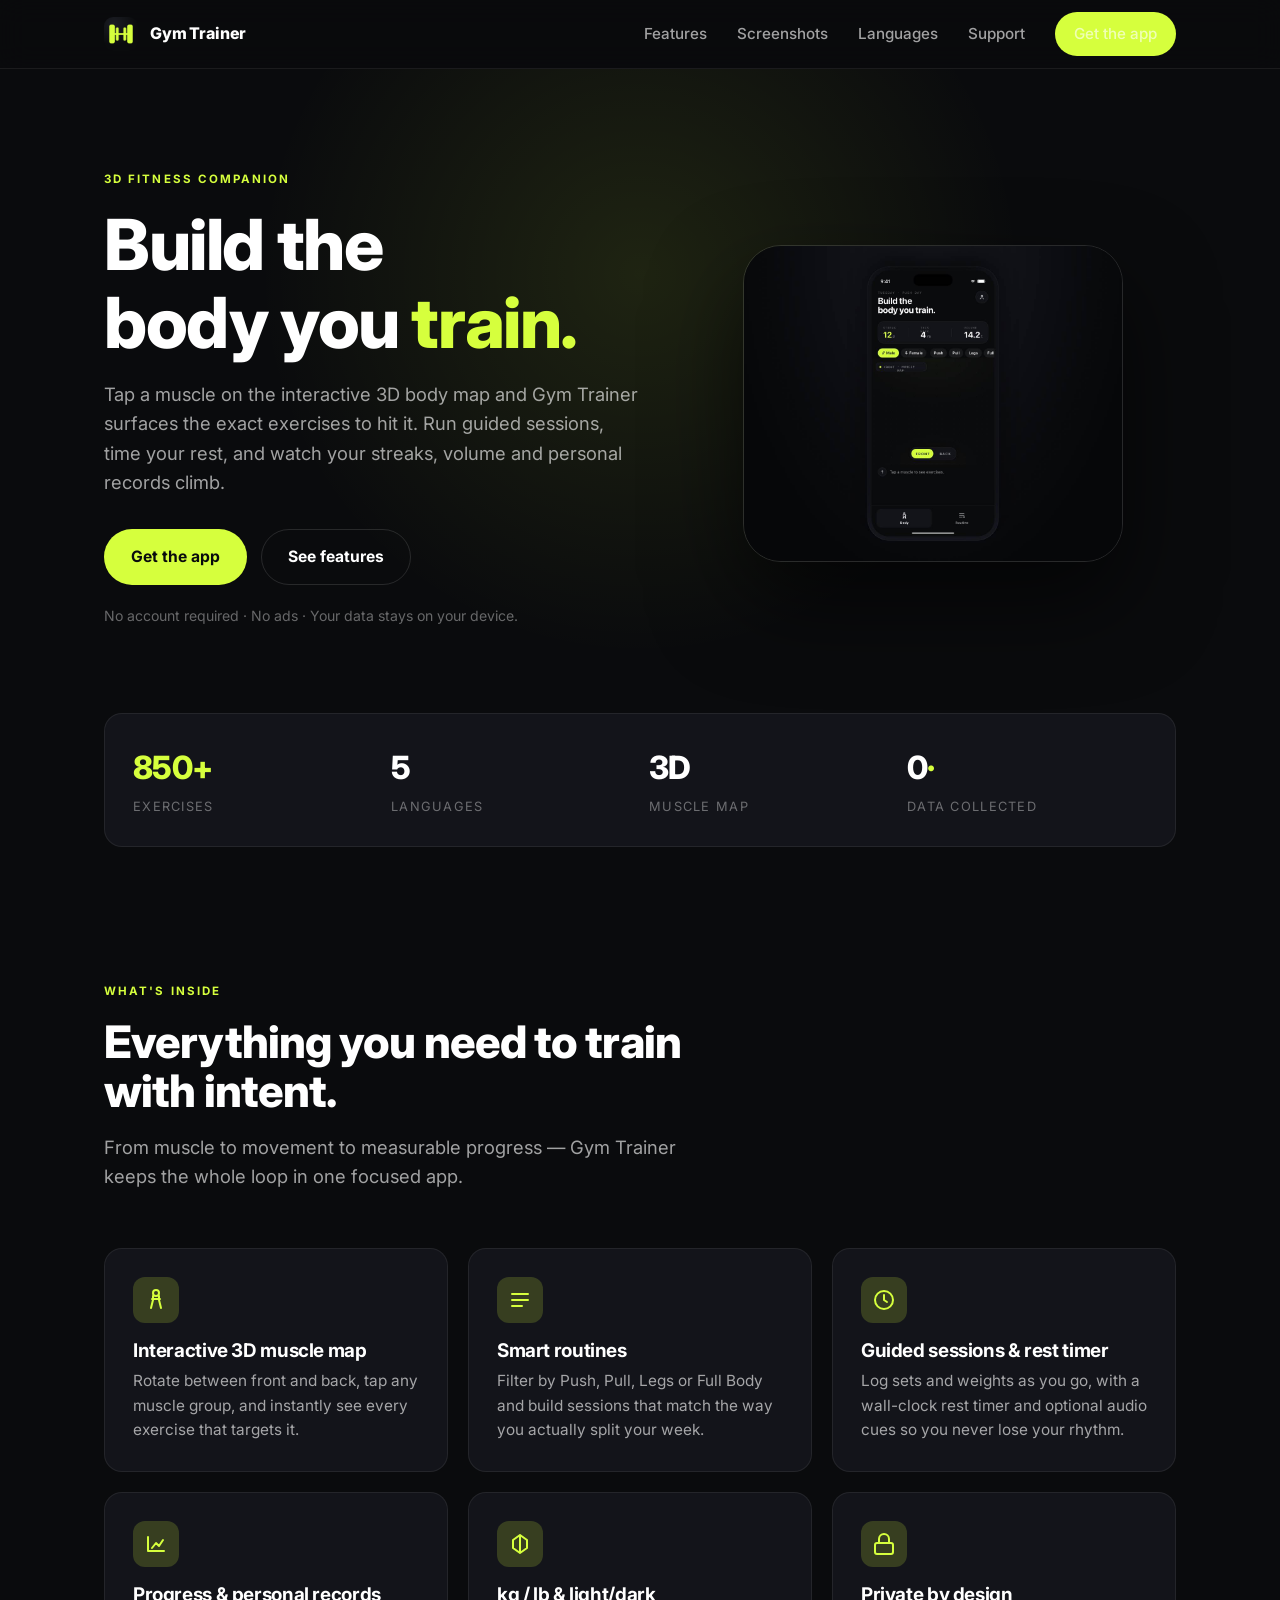
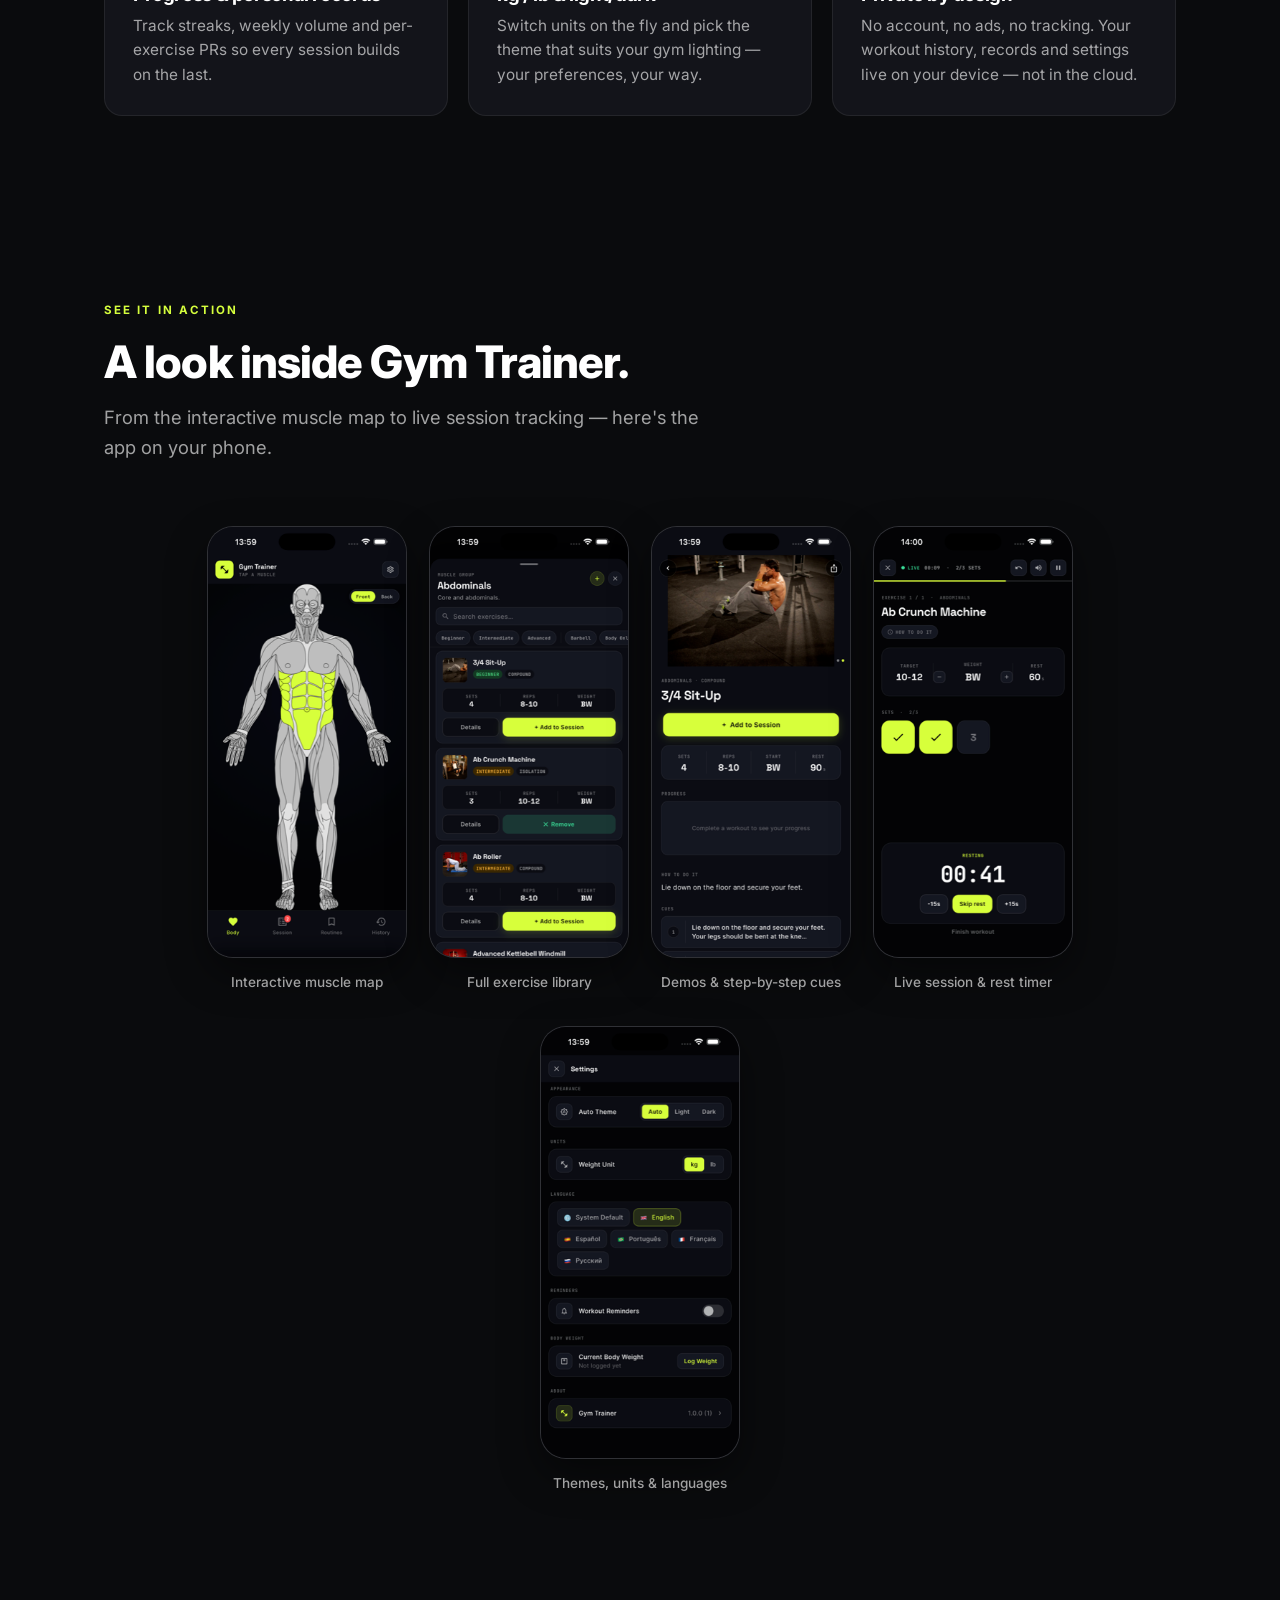
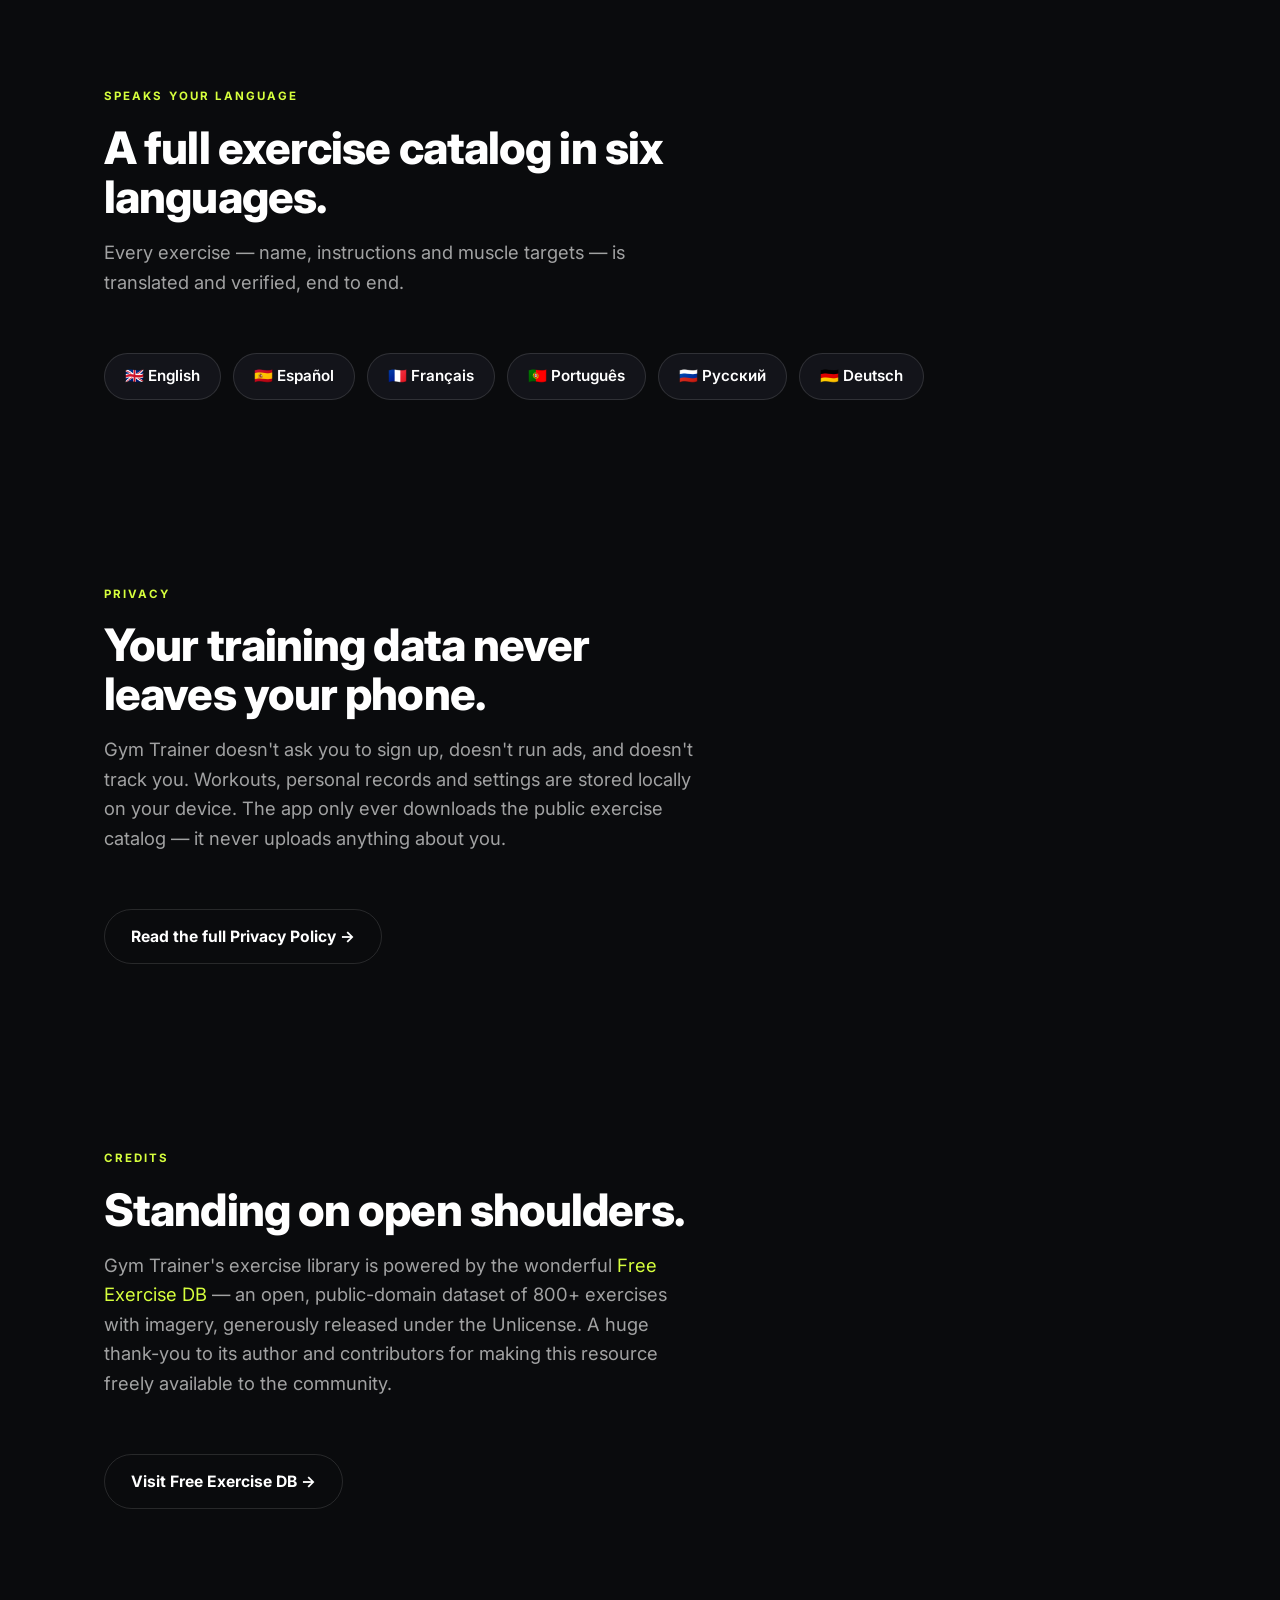
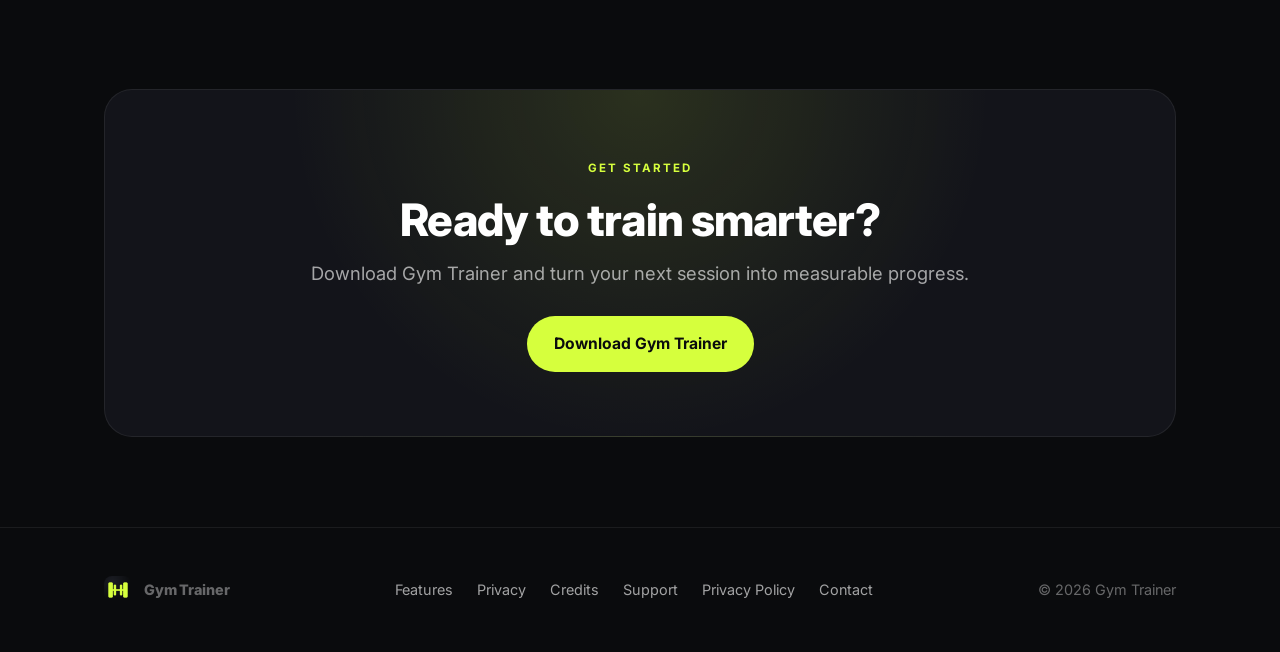
<file: index.html>
<!DOCTYPE html>
<html lang="en">
<head>
  <meta charset="UTF-8" />
  <meta name="viewport" content="width=device-width, initial-scale=1.0" />
  <title>Gym Trainer — Build the body you train</title>
  <meta name="description" content="Gym Trainer is a 3D fitness app with an interactive muscle map, smart exercise recommendations, routines, rest timers and progress tracking. Private by design — your data stays on your device." />

  <meta property="og:title" content="Gym Trainer — Build the body you train" />
  <meta property="og:description" content="Tap a muscle, get the right exercises. Track sessions, streaks and personal records — all stored locally on your device." />
  <meta property="og:type" content="website" />
  <meta property="og:image" content="img/icon.png" />

  <link rel="icon" type="image/png" href="img/icon.png" />
  <link rel="preconnect" href="https://fonts.googleapis.com" />
  <link rel="preconnect" href="https://fonts.gstatic.com" crossorigin />
  <link href="https://fonts.googleapis.com/css2?family=Inter:wght@400;500;600;700;800&display=swap" rel="stylesheet" />
  <link rel="stylesheet" href="css/style.css?v=20260606" />
</head>
<body>

  <!-- Header -->
  <header class="site-header">
    <div class="container nav">
      <a class="brand" href="#top">
        <img src="img/icon.png" alt="Gym Trainer logo" />
        <span>Gym Trainer</span>
      </a>
      <nav class="nav-links">
        <a href="#features">Features</a>
        <a href="#screenshots">Screenshots</a>
        <a href="#languages">Languages</a>
        <a href="support.html">Support</a>
        <a class="btn btn-primary nav-cta" href="#get">Get the app</a>
      </nav>
    </div>
  </header>

  <main id="top">

    <!-- Hero -->
    <section class="hero">
      <div class="container hero-grid">
        <div>
          <span class="eyebrow">3D fitness companion</span>
          <h1>Build the<br />body you <span class="accent">train.</span></h1>
          <p class="lead">
            Tap a muscle on the interactive 3D body map and Gym Trainer surfaces the
            exact exercises to hit it. Run guided sessions, time your rest, and watch
            your streaks, volume and personal records climb.
          </p>
          <div class="hero-cta">
            <a class="btn btn-primary" href="#get">Get the app</a>
            <a class="btn btn-ghost" href="#features">See features</a>
          </div>
          <p class="hero-note">No account required · No ads · Your data stays on your device.</p>
        </div>
        <div class="phone">
          <img src="img/home-dark.png" alt="Gym Trainer home screen showing the muscle map and weekly stats" />
        </div>
      </div>

      <div class="container">
        <div class="stats">
          <div class="stat">
            <div class="num"><span class="accent">850+</span></div>
            <div class="label">Exercises</div>
          </div>
          <div class="stat">
            <div class="num">5</div>
            <div class="label">Languages</div>
          </div>
          <div class="stat">
            <div class="num">3D</div>
            <div class="label">Muscle map</div>
          </div>
          <div class="stat">
            <div class="num">0<span class="accent">·</span></div>
            <div class="label">Data collected</div>
          </div>
        </div>
      </div>
    </section>

    <!-- Features -->
    <section id="features">
      <div class="container">
        <div class="section-head">
          <span class="eyebrow">What's inside</span>
          <h2>Everything you need to train with intent.</h2>
          <p class="lead">From muscle to movement to measurable progress — Gym Trainer keeps the whole loop in one focused app.</p>
        </div>

        <div class="features">
          <article class="card">
            <div class="ic"><svg viewBox="0 0 24 24" fill="none" stroke="currentColor" stroke-width="2" stroke-linecap="round" stroke-linejoin="round"><path d="M12 2a3 3 0 0 1 3 3v0a3 3 0 0 1-6 0v0a3 3 0 0 1 3-3Z"/><path d="M9 8v4l-2 8m8-12v4l2 8M8 11h8"/></svg></div>
            <h3>Interactive 3D muscle map</h3>
            <p>Rotate between front and back, tap any muscle group, and instantly see every exercise that targets it.</p>
          </article>

          <article class="card">
            <div class="ic"><svg viewBox="0 0 24 24" fill="none" stroke="currentColor" stroke-width="2" stroke-linecap="round" stroke-linejoin="round"><path d="M4 6h16M4 12h16M4 18h10"/></svg></div>
            <h3>Smart routines</h3>
            <p>Filter by Push, Pull, Legs or Full Body and build sessions that match the way you actually split your week.</p>
          </article>

          <article class="card">
            <div class="ic"><svg viewBox="0 0 24 24" fill="none" stroke="currentColor" stroke-width="2" stroke-linecap="round" stroke-linejoin="round"><circle cx="12" cy="12" r="9"/><path d="M12 7v5l3 2"/></svg></div>
            <h3>Guided sessions & rest timer</h3>
            <p>Log sets and weights as you go, with a wall-clock rest timer and optional audio cues so you never lose your rhythm.</p>
          </article>

          <article class="card">
            <div class="ic"><svg viewBox="0 0 24 24" fill="none" stroke="currentColor" stroke-width="2" stroke-linecap="round" stroke-linejoin="round"><path d="M4 19V5m0 14h16M8 16l4-5 3 3 4-6"/></svg></div>
            <h3>Progress & personal records</h3>
            <p>Track streaks, weekly volume and per-exercise PRs so every session builds on the last.</p>
          </article>

          <article class="card">
            <div class="ic"><svg viewBox="0 0 24 24" fill="none" stroke="currentColor" stroke-width="2" stroke-linecap="round" stroke-linejoin="round"><path d="M12 3v18M5 8l7-5 7 5M5 8v8l7 5 7-5V8"/></svg></div>
            <h3>kg / lb & light/dark</h3>
            <p>Switch units on the fly and pick the theme that suits your gym lighting — your preferences, your way.</p>
          </article>

          <article class="card">
            <div class="ic"><svg viewBox="0 0 24 24" fill="none" stroke="currentColor" stroke-width="2" stroke-linecap="round" stroke-linejoin="round"><rect x="3" y="11" width="18" height="11" rx="2"/><path d="M7 11V7a5 5 0 0 1 10 0v4"/></svg></div>
            <h3>Private by design</h3>
            <p>No account, no ads, no tracking. Your workout history, records and settings live on your device — not in the cloud.</p>
          </article>
        </div>
      </div>
    </section>

    <!-- Screenshots -->
    <section id="screenshots">
      <div class="container">
        <div class="section-head">
          <span class="eyebrow">See it in action</span>
          <h2>A look inside Gym Trainer.</h2>
          <p class="lead">From the interactive muscle map to live session tracking — here's the app on your phone.</p>
        </div>
        <div class="gallery">
          <figure class="shot">
            <img src="img/screens/home.png" alt="Interactive 3D muscle map" loading="lazy" />
            <figcaption>Interactive muscle map</figcaption>
          </figure>
          <figure class="shot">
            <img src="img/screens/library.png" alt="Exercise library, filterable by level, equipment and muscle" loading="lazy" />
            <figcaption>Full exercise library</figcaption>
          </figure>
          <figure class="shot">
            <img src="img/screens/detail.png" alt="Exercise detail with video demo and cues" loading="lazy" />
            <figcaption>Demos & step-by-step cues</figcaption>
          </figure>
          <figure class="shot">
            <img src="img/screens/session.png" alt="Live session tracking with a built-in rest timer" loading="lazy" />
            <figcaption>Live session & rest timer</figcaption>
          </figure>
          <figure class="shot">
            <img src="img/screens/settings.png" alt="Settings — themes, units and six languages" loading="lazy" />
            <figcaption>Themes, units & languages</figcaption>
          </figure>
        </div>
      </div>
    </section>

    <!-- Languages -->
    <section id="languages">
      <div class="container">
        <div class="section-head">
          <span class="eyebrow">Speaks your language</span>
          <h2>A full exercise catalog in six languages.</h2>
          <p class="lead">Every exercise — name, instructions and muscle targets — is translated and verified, end to end.</p>
        </div>
        <div class="langs">
          <span class="chip">🇬🇧 English</span>
          <span class="chip">🇪🇸 Español</span>
          <span class="chip">🇫🇷 Français</span>
          <span class="chip">🇵🇹 Português</span>
          <span class="chip">🇷🇺 Русский</span>
          <span class="chip">🇩🇪 Deutsch</span>
        </div>
      </div>
    </section>

    <!-- Privacy highlight -->
    <section id="privacy">
      <div class="container">
        <div class="section-head">
          <span class="eyebrow">Privacy</span>
          <h2>Your training data never leaves your phone.</h2>
          <p class="lead">
            Gym Trainer doesn't ask you to sign up, doesn't run ads, and doesn't track you.
            Workouts, personal records and settings are stored locally on your device. The app
            only ever downloads the public exercise catalog — it never uploads anything about you.
          </p>
        </div>
        <a class="btn btn-ghost" href="privacy.html">Read the full Privacy Policy →</a>
      </div>
    </section>

    <!-- Credits -->
    <section id="credits">
      <div class="container">
        <div class="section-head">
          <span class="eyebrow">Credits</span>
          <h2>Standing on open shoulders.</h2>
          <p class="lead">
            Gym Trainer's exercise library is powered by the wonderful
            <a class="accent" href="https://github.com/yuhonas/free-exercise-db" target="_blank" rel="noopener">Free Exercise DB</a>
            — an open, public-domain dataset of 800+ exercises with imagery, generously released
            under the Unlicense. A huge thank-you to its author and contributors for making this
            resource freely available to the community.
          </p>
        </div>
        <a class="btn btn-ghost" href="https://github.com/yuhonas/free-exercise-db" target="_blank" rel="noopener">Visit Free Exercise DB →</a>
      </div>
    </section>

    <!-- CTA -->
    <section id="get">
      <div class="container">
        <div class="cta-band">
          <span class="eyebrow">Get started</span>
          <h2>Ready to train smarter?</h2>
          <p class="lead" style="margin: 14px auto 0;">Download Gym Trainer and turn your next session into measurable progress.</p>
          <a class="btn btn-primary" href="#">Download Gym Trainer</a>
        </div>
      </div>
    </section>

  </main>

  <!-- Footer -->
  <footer class="site-footer">
    <div class="container footer-grid">
      <div class="brand">
        <img src="img/icon.png" alt="" style="width:28px;height:28px;border-radius:8px;" />
        <span>Gym Trainer</span>
      </div>
      <nav class="footer-links">
        <a href="#features">Features</a>
        <a href="#privacy">Privacy</a>
        <a href="#credits">Credits</a>
        <a href="support.html">Support</a>
        <a href="privacy.html">Privacy Policy</a>
        <a href="mailto:isaac.rebolledoleal@gmail.com">Contact</a>
      </nav>
      <div>© 2026 Gym Trainer</div>
    </div>
  </footer>

</body>
</html>
</file>
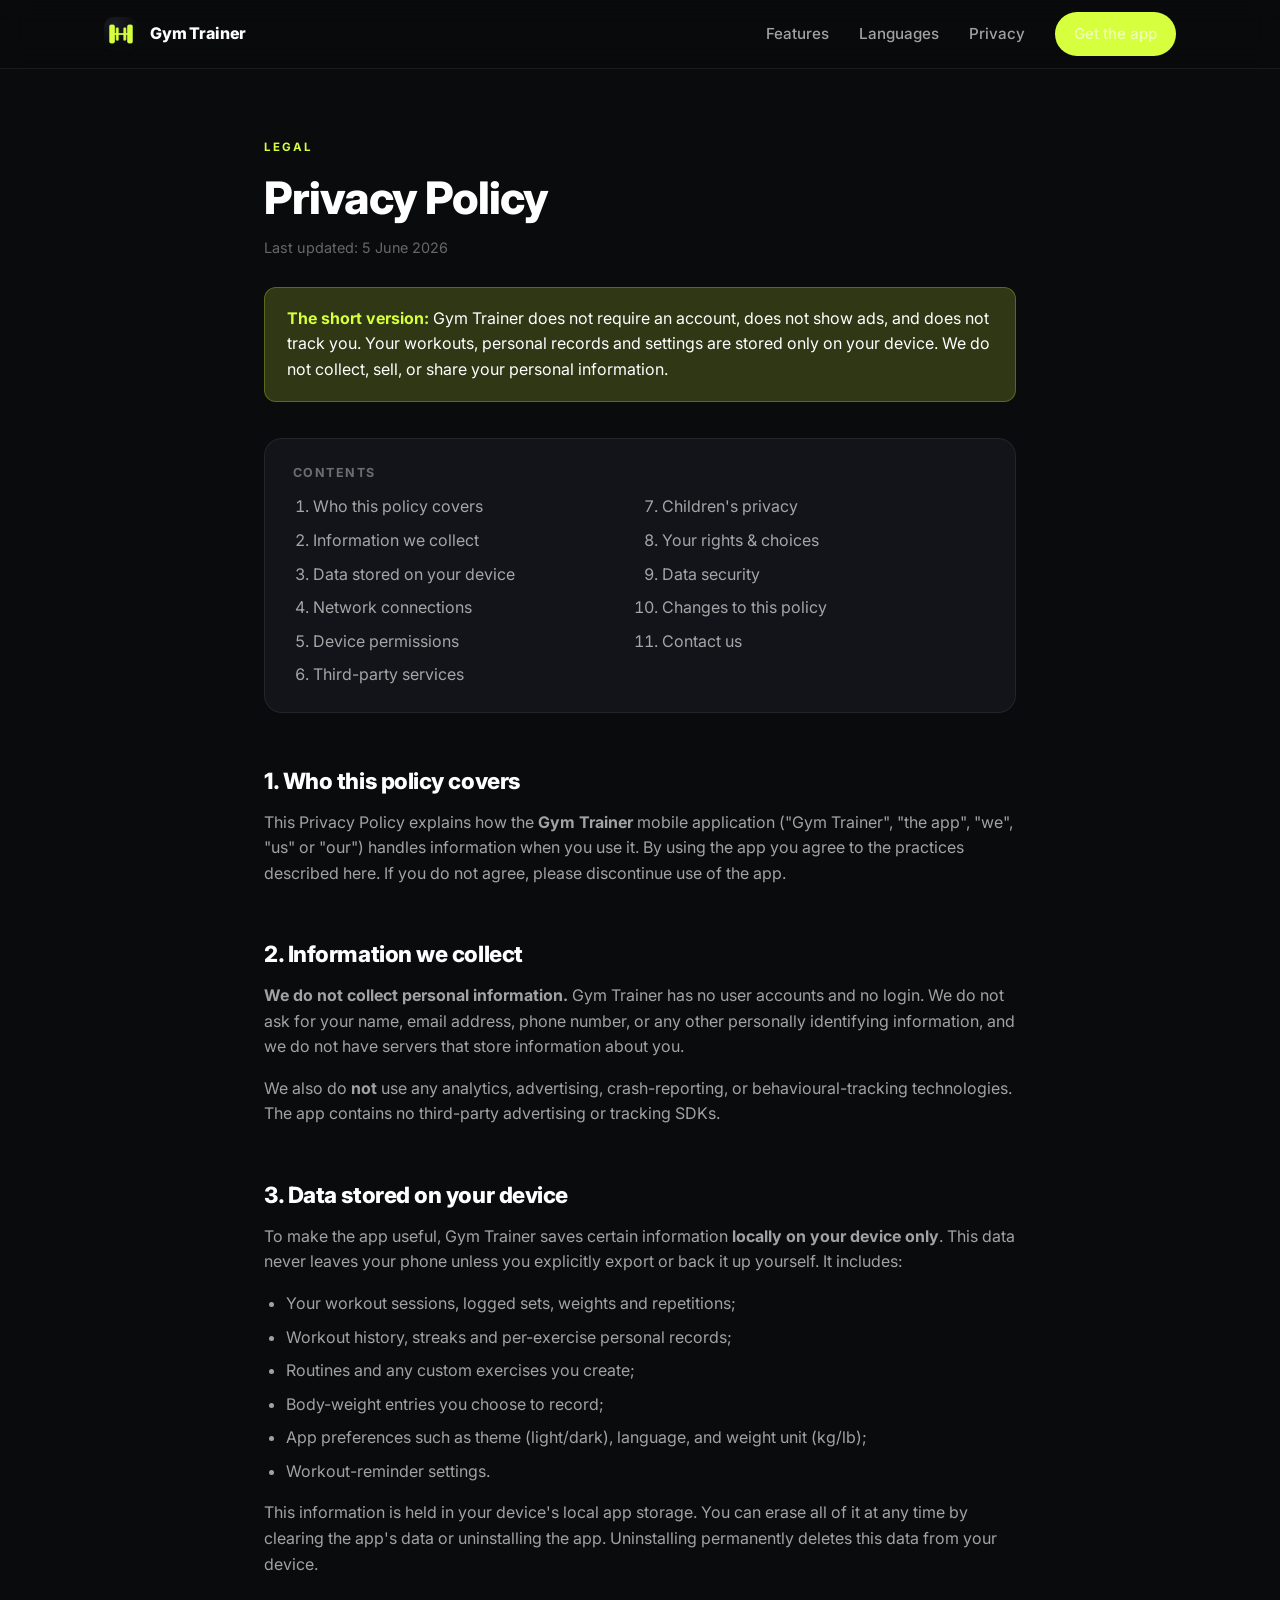
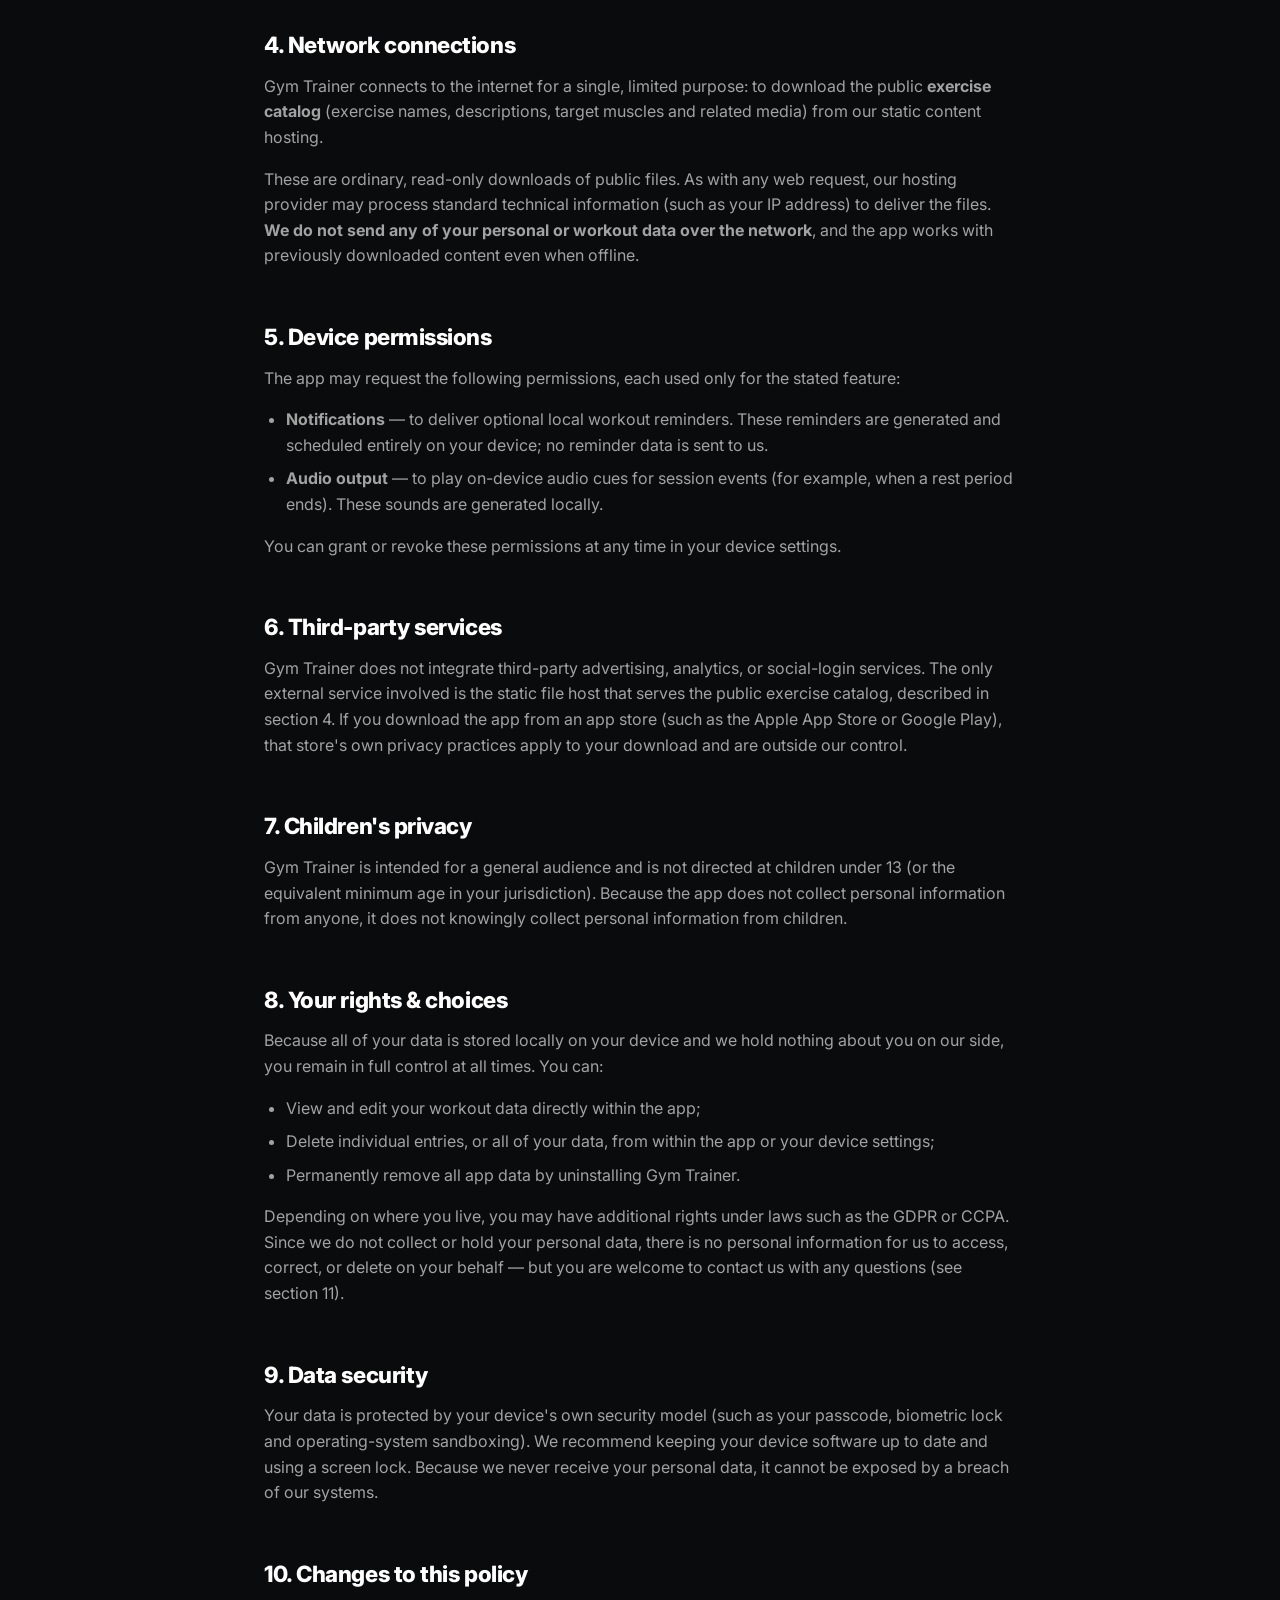
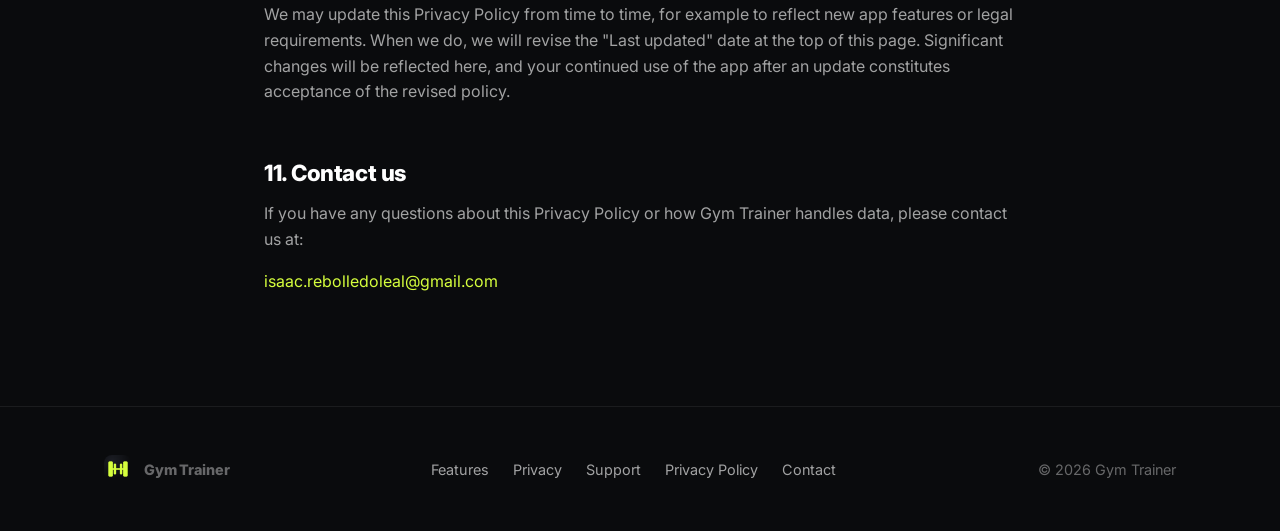
<file: privacy.html>
<!DOCTYPE html>
<html lang="en">
<head>
  <meta charset="UTF-8" />
  <meta name="viewport" content="width=device-width, initial-scale=1.0" />
  <title>Privacy Policy — Gym Trainer</title>
  <meta name="description" content="Privacy Policy for the Gym Trainer app. Gym Trainer collects no personal data — your workouts and settings stay on your device." />
  <link rel="icon" type="image/png" href="img/icon.png" />
  <link rel="preconnect" href="https://fonts.googleapis.com" />
  <link rel="preconnect" href="https://fonts.gstatic.com" crossorigin />
  <link href="https://fonts.googleapis.com/css2?family=Inter:wght@400;500;600;700;800&display=swap" rel="stylesheet" />
  <link rel="stylesheet" href="css/style.css?v=20260606" />
</head>
<body>

  <header class="site-header">
    <div class="container nav">
      <a class="brand" href="index.html">
        <img src="img/icon.png" alt="Gym Trainer logo" />
        <span>Gym Trainer</span>
      </a>
      <nav class="nav-links">
        <a href="index.html#features">Features</a>
        <a href="index.html#languages">Languages</a>
        <a href="index.html#privacy">Privacy</a>
        <a class="btn btn-primary nav-cta" href="index.html#get">Get the app</a>
      </nav>
    </div>
  </header>

  <main class="legal">
    <div class="container">
      <span class="eyebrow">Legal</span>
      <h1>Privacy Policy</h1>
      <p class="updated">Last updated: 5 June 2026</p>

      <div class="callout">
        <strong>The short version:</strong> Gym Trainer does not require an account, does not show
        ads, and does not track you. Your workouts, personal records and settings are stored
        only on your device. We do not collect, sell, or share your personal information.
      </div>

      <div class="toc">
        <strong>Contents</strong>
        <ol>
          <li><a href="#scope">Who this policy covers</a></li>
          <li><a href="#info">Information we collect</a></li>
          <li><a href="#ondevice">Data stored on your device</a></li>
          <li><a href="#network">Network connections</a></li>
          <li><a href="#permissions">Device permissions</a></li>
          <li><a href="#thirdparty">Third-party services</a></li>
          <li><a href="#children">Children's privacy</a></li>
          <li><a href="#rights">Your rights & choices</a></li>
          <li><a href="#security">Data security</a></li>
          <li><a href="#changes">Changes to this policy</a></li>
          <li><a href="#contact">Contact us</a></li>
        </ol>
      </div>

      <h2 id="scope">1. Who this policy covers</h2>
      <p>
        This Privacy Policy explains how the <strong>Gym Trainer</strong> mobile application
        ("Gym Trainer", "the app", "we", "us" or "our") handles information when you use it.
        By using the app you agree to the practices described here. If you do not agree, please
        discontinue use of the app.
      </p>

      <h2 id="info">2. Information we collect</h2>
      <p>
        <strong>We do not collect personal information.</strong> Gym Trainer has no user accounts
        and no login. We do not ask for your name, email address, phone number, or any other
        personally identifying information, and we do not have servers that store information about you.
      </p>
      <p>
        We also do <strong>not</strong> use any analytics, advertising, crash-reporting, or
        behavioural-tracking technologies. The app contains no third-party advertising or tracking SDKs.
      </p>

      <h2 id="ondevice">3. Data stored on your device</h2>
      <p>
        To make the app useful, Gym Trainer saves certain information <strong>locally on your
        device only</strong>. This data never leaves your phone unless you explicitly export or
        back it up yourself. It includes:
      </p>
      <ul>
        <li>Your workout sessions, logged sets, weights and repetitions;</li>
        <li>Workout history, streaks and per-exercise personal records;</li>
        <li>Routines and any custom exercises you create;</li>
        <li>Body-weight entries you choose to record;</li>
        <li>App preferences such as theme (light/dark), language, and weight unit (kg/lb);</li>
        <li>Workout-reminder settings.</li>
      </ul>
      <p>
        This information is held in your device's local app storage. You can erase all of it at any
        time by clearing the app's data or uninstalling the app. Uninstalling permanently deletes
        this data from your device.
      </p>

      <h2 id="network">4. Network connections</h2>
      <p>
        Gym Trainer connects to the internet for a single, limited purpose: to download the public
        <strong>exercise catalog</strong> (exercise names, descriptions, target muscles and related
        media) from our static content hosting.
      </p>
      <p>
        These are ordinary, read-only downloads of public files. As with any web request, our hosting
        provider may process standard technical information (such as your IP address) to deliver the
        files. <strong>We do not send any of your personal or workout data over the network</strong>,
        and the app works with previously downloaded content even when offline.
      </p>

      <h2 id="permissions">5. Device permissions</h2>
      <p>The app may request the following permissions, each used only for the stated feature:</p>
      <ul>
        <li>
          <strong>Notifications</strong> — to deliver optional local workout reminders. These
          reminders are generated and scheduled entirely on your device; no reminder data is sent to us.
        </li>
        <li>
          <strong>Audio output</strong> — to play on-device audio cues for session events (for
          example, when a rest period ends). These sounds are generated locally.
        </li>
      </ul>
      <p>You can grant or revoke these permissions at any time in your device settings.</p>

      <h2 id="thirdparty">6. Third-party services</h2>
      <p>
        Gym Trainer does not integrate third-party advertising, analytics, or social-login services.
        The only external service involved is the static file host that serves the public exercise
        catalog, described in section 4. If you download the app from an app store (such as the Apple
        App Store or Google Play), that store's own privacy practices apply to your download and are
        outside our control.
      </p>

      <h2 id="children">7. Children's privacy</h2>
      <p>
        Gym Trainer is intended for a general audience and is not directed at children under 13 (or
        the equivalent minimum age in your jurisdiction). Because the app does not collect personal
        information from anyone, it does not knowingly collect personal information from children.
      </p>

      <h2 id="rights">8. Your rights & choices</h2>
      <p>
        Because all of your data is stored locally on your device and we hold nothing about you on our
        side, you remain in full control at all times. You can:
      </p>
      <ul>
        <li>View and edit your workout data directly within the app;</li>
        <li>Delete individual entries, or all of your data, from within the app or your device settings;</li>
        <li>Permanently remove all app data by uninstalling Gym Trainer.</li>
      </ul>
      <p>
        Depending on where you live, you may have additional rights under laws such as the GDPR or
        CCPA. Since we do not collect or hold your personal data, there is no personal information for
        us to access, correct, or delete on your behalf — but you are welcome to contact us with any
        questions (see section 11).
      </p>

      <h2 id="security">9. Data security</h2>
      <p>
        Your data is protected by your device's own security model (such as your passcode, biometric
        lock and operating-system sandboxing). We recommend keeping your device software up to date and
        using a screen lock. Because we never receive your personal data, it cannot be exposed by a
        breach of our systems.
      </p>

      <h2 id="changes">10. Changes to this policy</h2>
      <p>
        We may update this Privacy Policy from time to time, for example to reflect new app features or
        legal requirements. When we do, we will revise the "Last updated" date at the top of this page.
        Significant changes will be reflected here, and your continued use of the app after an update
        constitutes acceptance of the revised policy.
      </p>

      <h2 id="contact">11. Contact us</h2>
      <p>
        If you have any questions about this Privacy Policy or how Gym Trainer handles data, please
        contact us at:
      </p>
      <p>
        <a href="mailto:isaac.rebolledoleal@gmail.com">isaac.rebolledoleal@gmail.com</a>
      </p>
    </div>
  </main>

  <footer class="site-footer">
    <div class="container footer-grid">
      <div class="brand">
        <img src="img/icon.png" alt="" style="width:28px;height:28px;border-radius:8px;" />
        <span>Gym Trainer</span>
      </div>
      <nav class="footer-links">
        <a href="index.html#features">Features</a>
        <a href="index.html#privacy">Privacy</a>
        <a href="support.html">Support</a>
        <a href="privacy.html">Privacy Policy</a>
        <a href="mailto:isaac.rebolledoleal@gmail.com">Contact</a>
      </nav>
      <div>© 2026 Gym Trainer</div>
    </div>
  </footer>

</body>
</html>
</file>
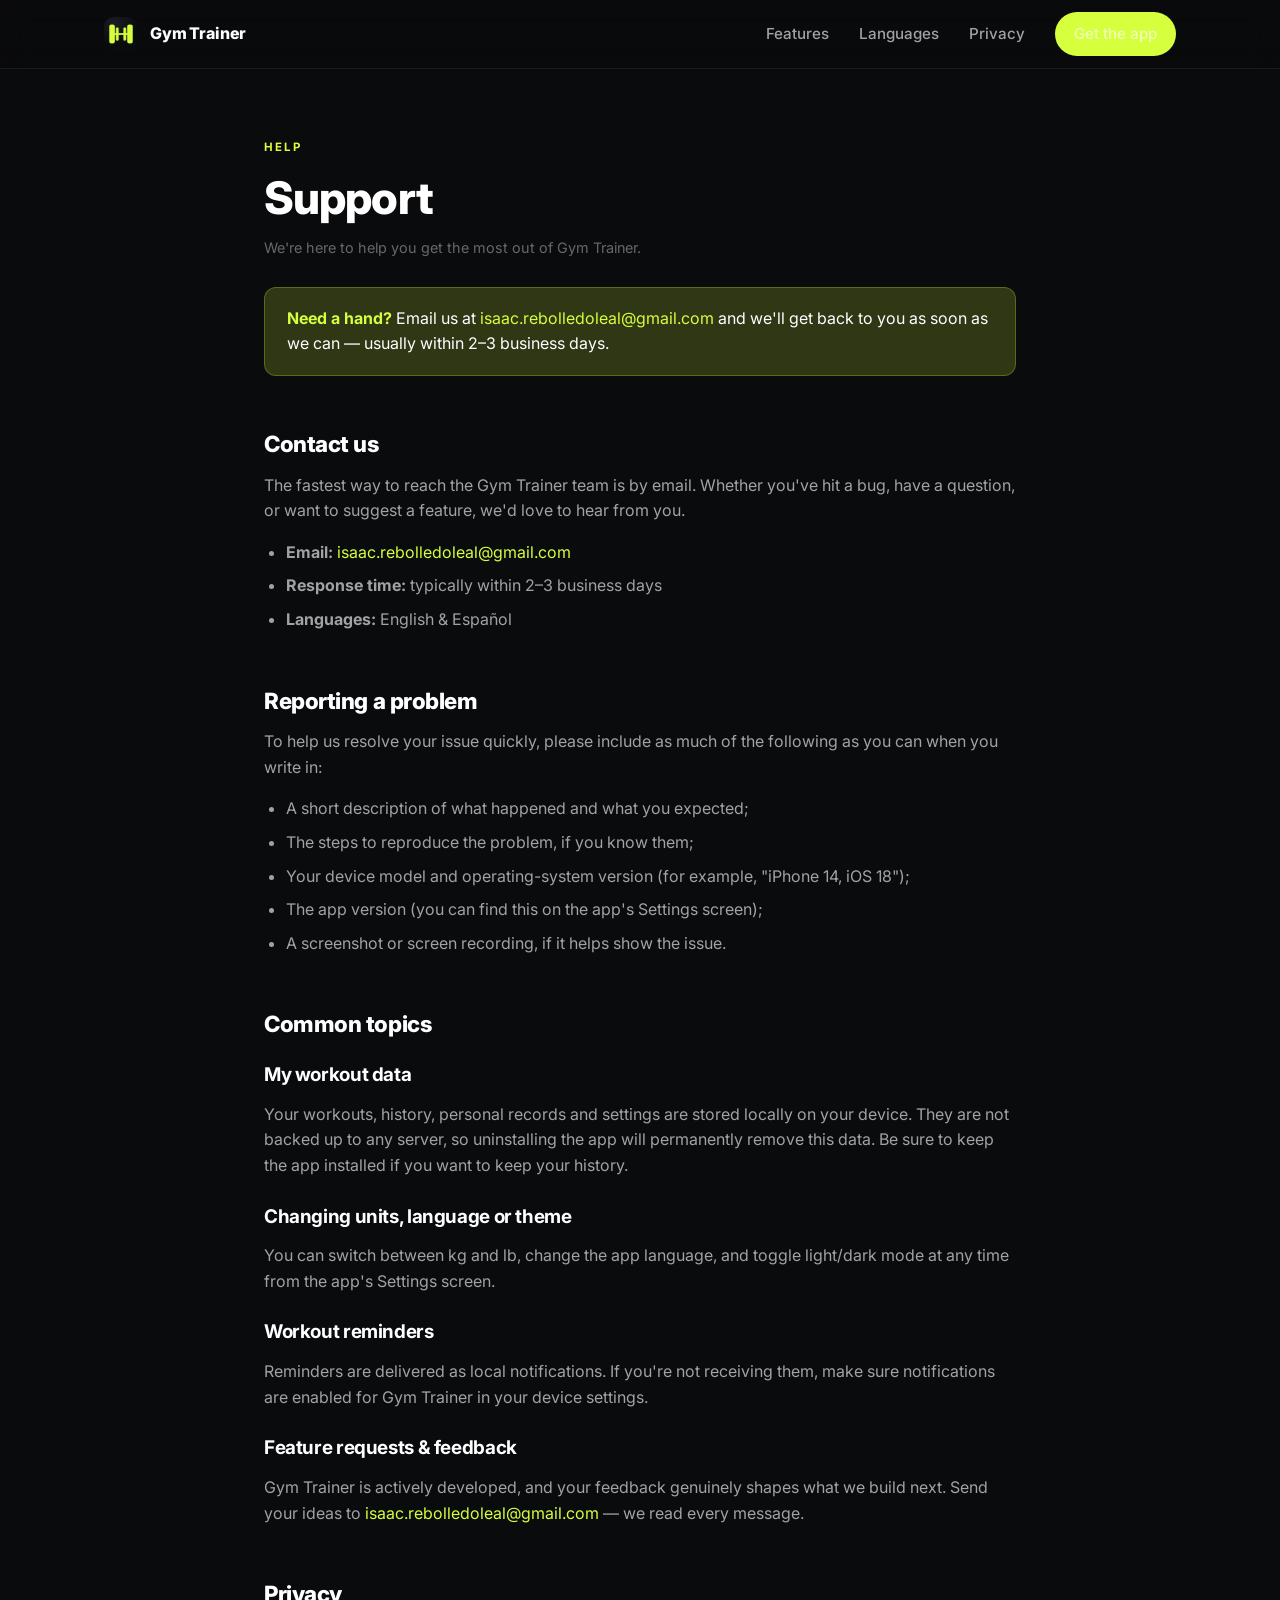
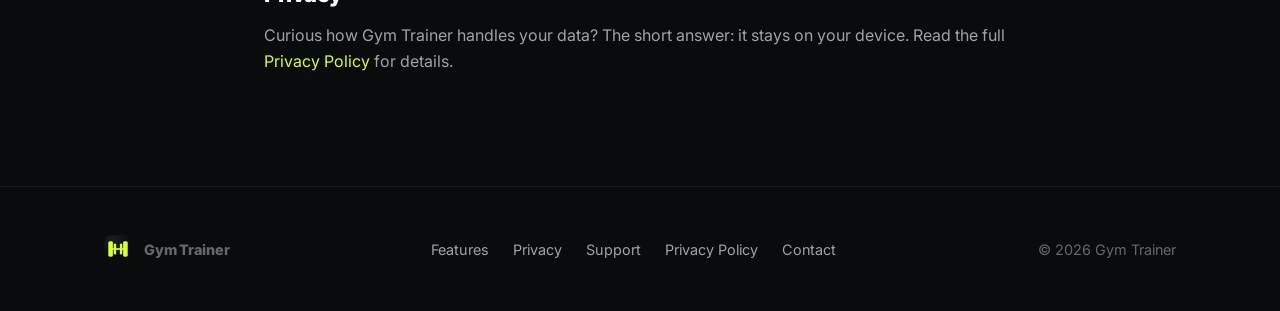
<file: support.html>
<!DOCTYPE html>
<html lang="en">
<head>
  <meta charset="UTF-8" />
  <meta name="viewport" content="width=device-width, initial-scale=1.0" />
  <title>Support — Gym Trainer</title>
  <meta name="description" content="Support and contact information for the Gym Trainer app. Get help, report a problem, or send feedback." />
  <link rel="icon" type="image/png" href="img/icon.png" />
  <link rel="preconnect" href="https://fonts.googleapis.com" />
  <link rel="preconnect" href="https://fonts.gstatic.com" crossorigin />
  <link href="https://fonts.googleapis.com/css2?family=Inter:wght@400;500;600;700;800&display=swap" rel="stylesheet" />
  <link rel="stylesheet" href="css/style.css?v=20260606" />
</head>
<body>

  <header class="site-header">
    <div class="container nav">
      <a class="brand" href="index.html">
        <img src="img/icon.png" alt="Gym Trainer logo" />
        <span>Gym Trainer</span>
      </a>
      <nav class="nav-links">
        <a href="index.html#features">Features</a>
        <a href="index.html#languages">Languages</a>
        <a href="index.html#privacy">Privacy</a>
        <a class="btn btn-primary nav-cta" href="index.html#get">Get the app</a>
      </nav>
    </div>
  </header>

  <main class="legal">
    <div class="container">
      <span class="eyebrow">Help</span>
      <h1>Support</h1>
      <p class="updated">We're here to help you get the most out of Gym Trainer.</p>

      <div class="callout">
        <strong>Need a hand?</strong> Email us at
        <a href="mailto:isaac.rebolledoleal@gmail.com">isaac.rebolledoleal@gmail.com</a>
        and we'll get back to you as soon as we can — usually within 2&ndash;3 business days.
      </div>

      <h2 id="contact">Contact us</h2>
      <p>
        The fastest way to reach the Gym Trainer team is by email. Whether you've hit a bug, have a
        question, or want to suggest a feature, we'd love to hear from you.
      </p>
      <ul>
        <li><strong>Email:</strong> <a href="mailto:isaac.rebolledoleal@gmail.com">isaac.rebolledoleal@gmail.com</a></li>
        <li><strong>Response time:</strong> typically within 2&ndash;3 business days</li>
        <li><strong>Languages:</strong> English &amp; Español</li>
      </ul>

      <h2 id="reporting">Reporting a problem</h2>
      <p>
        To help us resolve your issue quickly, please include as much of the following as you can
        when you write in:
      </p>
      <ul>
        <li>A short description of what happened and what you expected;</li>
        <li>The steps to reproduce the problem, if you know them;</li>
        <li>Your device model and operating-system version (for example, "iPhone 14, iOS 18");</li>
        <li>The app version (you can find this on the app's Settings screen);</li>
        <li>A screenshot or screen recording, if it helps show the issue.</li>
      </ul>

      <h2 id="topics">Common topics</h2>

      <h3>My workout data</h3>
      <p>
        Your workouts, history, personal records and settings are stored locally on your device.
        They are not backed up to any server, so uninstalling the app will permanently remove this
        data. Be sure to keep the app installed if you want to keep your history.
      </p>

      <h3>Changing units, language or theme</h3>
      <p>
        You can switch between kg and lb, change the app language, and toggle light/dark mode at any
        time from the app's Settings screen.
      </p>

      <h3>Workout reminders</h3>
      <p>
        Reminders are delivered as local notifications. If you're not receiving them, make sure
        notifications are enabled for Gym Trainer in your device settings.
      </p>

      <h3>Feature requests &amp; feedback</h3>
      <p>
        Gym Trainer is actively developed, and your feedback genuinely shapes what we build next.
        Send your ideas to <a href="mailto:isaac.rebolledoleal@gmail.com">isaac.rebolledoleal@gmail.com</a>
        — we read every message.
      </p>

      <h2 id="privacy">Privacy</h2>
      <p>
        Curious how Gym Trainer handles your data? The short answer: it stays on your device. Read the
        full <a href="privacy.html">Privacy Policy</a> for details.
      </p>
    </div>
  </main>

  <footer class="site-footer">
    <div class="container footer-grid">
      <div class="brand">
        <img src="img/icon.png" alt="" style="width:28px;height:28px;border-radius:8px;" />
        <span>Gym Trainer</span>
      </div>
      <nav class="footer-links">
        <a href="index.html#features">Features</a>
        <a href="index.html#privacy">Privacy</a>
        <a href="support.html">Support</a>
        <a href="privacy.html">Privacy Policy</a>
        <a href="mailto:isaac.rebolledoleal@gmail.com">Contact</a>
      </nav>
      <div>© 2026 Gym Trainer</div>
    </div>
  </footer>

</body>
</html>
</file>
<file: css/style.css>
/* ─────────────────────────────────────────────────────────────
   Gym Trainer — promotional site
   Brand: near-black #0A0B0D · lime accent #D6FF3D
   ───────────────────────────────────────────────────────────── */

:root {
  --bg:        #0A0B0D;
  --surface:   #13141A;
  --elevated:  #1B1D26;
  --hairline:  rgba(255, 255, 255, 0.07);
  --hairline2: rgba(255, 255, 255, 0.12);
  --text:      #FFFFFF;
  --text2:     rgba(255, 255, 255, 0.62);
  --text3:     rgba(255, 255, 255, 0.38);
  --accent:    #D6FF3D;
  --accent-ink:#0A0B0D;
  --success:   #3DDC97;
  --ring:      rgba(214, 255, 61, 0.18);

  --maxw: 1120px;
  --radius: 18px;
  --radius-sm: 12px;

  --font: "Inter", -apple-system, BlinkMacSystemFont, "Segoe UI", Roboto,
          Helvetica, Arial, sans-serif;
}

* { box-sizing: border-box; }

html { scroll-behavior: smooth; }

body {
  margin: 0;
  font-family: var(--font);
  background: var(--bg);
  color: var(--text);
  line-height: 1.6;
  -webkit-font-smoothing: antialiased;
  text-rendering: optimizeLegibility;
}

a { color: inherit; text-decoration: none; }

img { max-width: 100%; display: block; }

.container {
  width: 100%;
  max-width: var(--maxw);
  margin: 0 auto;
  padding: 0 24px;
}

/* ── Typography ─────────────────────────────────────────────── */
h1, h2, h3 { line-height: 1.1; letter-spacing: -0.02em; margin: 0; }
h1 { font-size: clamp(2.6rem, 6vw, 4.4rem); font-weight: 800; }
h2 { font-size: clamp(1.9rem, 4vw, 2.8rem); font-weight: 800; }
h3 { font-size: 1.18rem; font-weight: 700; }

.eyebrow {
  display: inline-block;
  font-size: 0.72rem;
  font-weight: 700;
  letter-spacing: 0.18em;
  text-transform: uppercase;
  color: var(--accent);
  margin-bottom: 18px;
}

.lead { color: var(--text2); font-size: 1.15rem; max-width: 56ch; }

.accent { color: var(--accent); }

/* ── Buttons ────────────────────────────────────────────────── */
.btn {
  display: inline-flex;
  align-items: center;
  gap: 10px;
  padding: 14px 26px;
  border-radius: 999px;
  font-weight: 700;
  font-size: 0.98rem;
  border: 1px solid transparent;
  cursor: pointer;
  transition: transform 0.15s ease, background 0.2s ease, border-color 0.2s ease;
}
.btn:hover { transform: translateY(-2px); }
.btn-primary { background: var(--accent); color: var(--accent-ink); }
.btn-primary:hover { box-shadow: 0 8px 30px var(--ring); }
.btn-ghost { background: transparent; color: var(--text); border-color: var(--hairline2); }
.btn-ghost:hover { border-color: var(--accent); color: var(--accent); }

/* ── Header / nav ───────────────────────────────────────────── */
.site-header {
  position: sticky;
  top: 0;
  z-index: 50;
  background: rgba(10, 11, 13, 0.72);
  backdrop-filter: saturate(140%) blur(14px);
  border-bottom: 1px solid var(--hairline);
}
.nav {
  display: flex;
  align-items: center;
  justify-content: space-between;
  height: 68px;
}
.brand { display: flex; align-items: center; gap: 12px; font-weight: 800; letter-spacing: -0.01em; }
.brand img { width: 34px; height: 34px; border-radius: 9px; }
.nav-links { display: flex; align-items: center; gap: 30px; }
.nav-links a { color: var(--text2); font-size: 0.95rem; font-weight: 500; transition: color 0.2s; }
.nav-links a:hover { color: var(--text); }
.nav-cta { padding: 9px 18px; font-size: 0.9rem; }

/* ── Hero ───────────────────────────────────────────────────── */
.hero {
  position: relative;
  overflow: hidden;
  padding: 96px 0 40px;
}
.hero::before {
  content: "";
  position: absolute;
  top: -30%; left: 50%;
  width: 900px; height: 900px;
  transform: translateX(-50%);
  background: radial-gradient(circle, rgba(214,255,61,0.10) 0%, transparent 60%);
  pointer-events: none;
}
.hero-grid {
  position: relative;
  display: grid;
  grid-template-columns: 1.05fr 0.95fr;
  gap: 48px;
  align-items: center;
}
.hero-cta { display: flex; gap: 14px; margin-top: 32px; flex-wrap: wrap; }
.hero-note { margin-top: 20px; color: var(--text3); font-size: 0.88rem; }

.phone {
  position: relative;
  margin: 0 auto;
  width: 100%;
  max-width: 380px;
}
.phone img {
  width: 100%;
  border-radius: 38px;
  border: 1px solid var(--hairline2);
  box-shadow: 0 40px 90px rgba(0,0,0,0.6);
}

/* ── Stat strip ─────────────────────────────────────────────── */
.stats {
  display: grid;
  grid-template-columns: repeat(4, 1fr);
  gap: 18px;
  margin-top: 72px;
  padding: 28px;
  background: var(--surface);
  border: 1px solid var(--hairline);
  border-radius: var(--radius);
}
.stat .num { font-size: 2rem; font-weight: 800; letter-spacing: -0.02em; }
.stat .num .accent { color: var(--accent); }
.stat .label { color: var(--text3); font-size: 0.8rem; text-transform: uppercase; letter-spacing: 0.1em; margin-top: 4px; }

/* ── Sections ───────────────────────────────────────────────── */
section { padding: 90px 0; }
.section-head { max-width: 60ch; margin-bottom: 56px; }
.section-head .lead { margin-top: 16px; }

/* ── Feature grid ───────────────────────────────────────────── */
.features {
  display: grid;
  grid-template-columns: repeat(3, 1fr);
  gap: 20px;
}
.card {
  background: var(--surface);
  border: 1px solid var(--hairline);
  border-radius: var(--radius);
  padding: 28px;
  transition: border-color 0.25s ease, transform 0.25s ease;
}
.card:hover { border-color: var(--hairline2); transform: translateY(-3px); }
.card .ic {
  width: 46px; height: 46px;
  display: grid; place-items: center;
  border-radius: 12px;
  background: var(--ring);
  color: var(--accent);
  margin-bottom: 18px;
}
.card .ic svg { width: 24px; height: 24px; }
.card h3 { margin-bottom: 8px; }
.card p { color: var(--text2); font-size: 0.96rem; margin: 0; }

/* ── Screenshot gallery ─────────────────────────────────────── */
.gallery {
  display: flex;
  flex-wrap: wrap;
  justify-content: center;
  gap: 32px 22px;
  padding: 8px 0;
}
.gallery .shot {
  flex: 0 0 200px;
  width: 200px;
  min-width: 0; /* Safari: stop img intrinsic size from forcing 1 per row */
  margin: 0;
  text-align: center;
  transition: transform 0.25s ease;
}
.gallery .shot:hover { transform: translateY(-4px); }
.gallery .shot img {
  width: 100%;
  display: block;
  border-radius: 26px;
  border: 1px solid var(--hairline2);
  background: var(--surface);
  box-shadow: 0 16px 40px rgba(0, 0, 0, 0.45);
}
.gallery .shot figcaption {
  margin-top: 14px;
  color: var(--text2);
  font-size: 0.85rem;
  font-weight: 500;
}
@media (max-width: 880px) {
  .gallery .shot { flex-basis: 150px; width: 150px; }
}

/* ── Languages ──────────────────────────────────────────────── */
.langs { display: flex; flex-wrap: wrap; gap: 12px; margin-top: 8px; }
.chip {
  padding: 10px 20px;
  border-radius: 999px;
  background: var(--surface);
  border: 1px solid var(--hairline2);
  font-weight: 600;
  font-size: 0.95rem;
}

/* ── CTA band ───────────────────────────────────────────────── */
.cta-band {
  text-align: center;
  background:
    radial-gradient(circle at 50% 0%, rgba(214,255,61,0.12), transparent 55%),
    var(--surface);
  border: 1px solid var(--hairline);
  border-radius: 28px;
  padding: 64px 32px;
}
.cta-band .btn { margin-top: 28px; }

/* ── Footer ─────────────────────────────────────────────────── */
.site-footer {
  border-top: 1px solid var(--hairline);
  padding: 48px 0;
  color: var(--text3);
  font-size: 0.9rem;
}
.footer-grid { display: flex; justify-content: space-between; align-items: center; flex-wrap: wrap; gap: 20px; }
.footer-links { display: flex; gap: 24px; }
.footer-links a { color: var(--text2); }
.footer-links a:hover { color: var(--accent); }

/* ── Legal / privacy page ───────────────────────────────────── */
.legal { padding: 64px 0 96px; }
.legal .container { max-width: 800px; }
.legal h1 { font-size: clamp(2rem, 4vw, 2.8rem); }
.legal .updated { color: var(--text3); font-size: 0.9rem; margin-top: 12px; }
.legal h2 { font-size: 1.4rem; margin-top: 48px; padding-top: 8px; }
.legal h3 { margin-top: 28px; }
.legal p, .legal li { color: var(--text2); }
.legal a { color: var(--accent); }
.legal ul { padding-left: 22px; }
.legal li { margin-bottom: 8px; }
.legal .toc {
  background: var(--surface);
  border: 1px solid var(--hairline);
  border-radius: var(--radius);
  padding: 24px 28px;
  margin: 36px 0;
}
.legal .toc strong { display: block; margin-bottom: 12px; font-size: 0.78rem; letter-spacing: 0.12em; text-transform: uppercase; color: var(--text3); }
.legal .toc ol { margin: 0; padding-left: 20px; columns: 2; gap: 24px; }
.legal .toc a { color: var(--text2); }
.legal .toc a:hover { color: var(--accent); }
.callout {
  background: var(--ring);
  border: 1px solid rgba(214,255,61,0.25);
  border-radius: var(--radius-sm);
  padding: 18px 22px;
  margin: 28px 0;
  color: var(--text);
}
.callout strong { color: var(--accent); }

/* ── Responsive ─────────────────────────────────────────────── */
@media (max-width: 880px) {
  .hero-grid { grid-template-columns: 1fr; gap: 40px; }
  .hero { padding-top: 64px; }
  .phone { max-width: 320px; order: -1; }
  .features { grid-template-columns: 1fr; }
  .stats { grid-template-columns: repeat(2, 1fr); }
  .nav-links a:not(.nav-cta) { display: none; }
  .legal .toc ol { columns: 1; }
}
</file>
